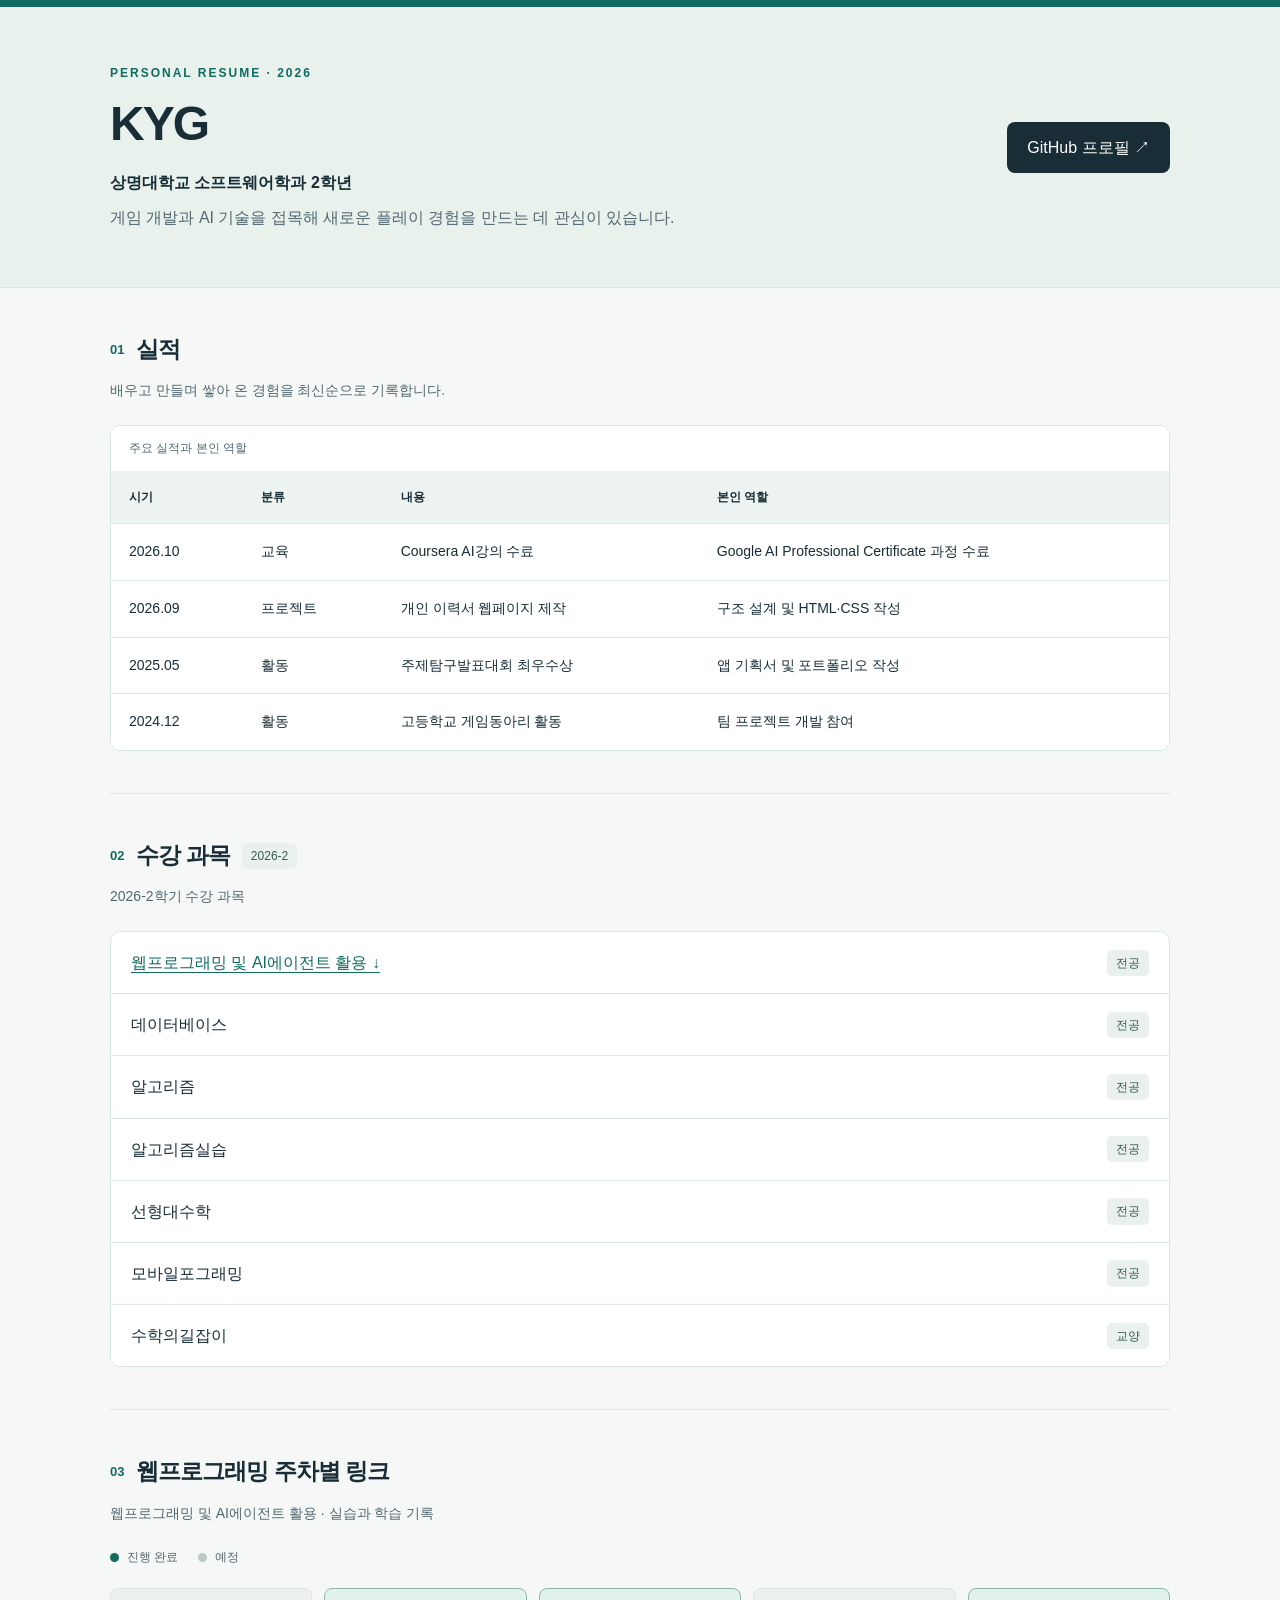
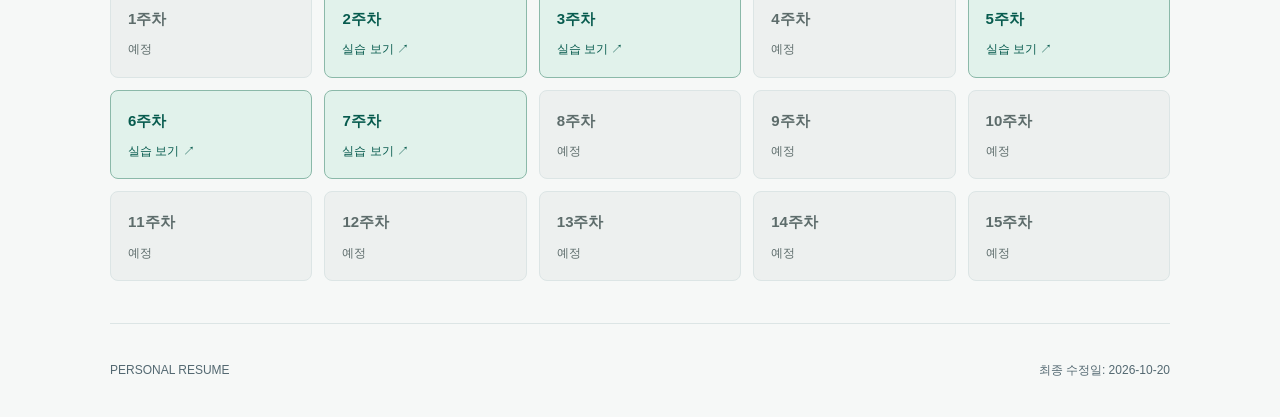
<file: resume/index.html>
<!DOCTYPE html>
<html lang="ko">
<head>
  <meta charset="UTF-8">
  <meta name="viewport" content="width=device-width, initial-scale=1.0">
  <meta name="description" content="관심 분야, 실적, 수강 과목과 웹프로그래밍 학습 기록을 정리한 개인 이력서">
  <title>KYG | 개인 이력서</title>
  <link rel="stylesheet" href="style.css">
</head>
<body>
  <a class="skip-link" href="#main">본문 바로가기</a>
  <header class="page-header">
    <div class="container header-layout">
      <div>
        <p class="eyebrow">PERSONAL RESUME · 2026</p>
        <h1>KYG</h1>
        <p class="affiliation">상명대학교 소프트웨어학과 2학년</p>
        <p class="intro">게임 개발과 AI 기술을 접목해 새로운 플레이 경험을 만드는 데 관심이 있습니다.</p>
      </div>
      <a class="github-link" href="https://github.com/kyg1218">GitHub 프로필 <span aria-hidden="true">↗</span></a>
    </div>
  </header>

  <main id="main" class="container">
    <section aria-labelledby="achievements-title">
      <div class="section-heading"><span class="section-number">01</span><h2 id="achievements-title">실적</h2></div>
      <p class="section-description">배우고 만들며 쌓아 온 경험을 최신순으로 기록합니다.</p>
      <div class="table-scroll" role="region" aria-label="실적 표: 작은 화면에서는 가로로 스크롤할 수 있습니다" tabindex="0">
        <table>
          <caption>주요 실적과 본인 역할</caption>
          <thead><tr><th scope="col">시기</th><th scope="col">분류</th><th scope="col">내용</th><th scope="col">본인 역할</th></tr></thead>
          <tbody>
            <tr><td><time datetime="2026-10">2026.10</time></td><td>교육</td><td>Coursera AI강의 수료</td><td>Google AI Professional Certificate 과정 수료</td></tr>
            <tr><td><time datetime="2026-09">2026.09</time></td><td>프로젝트</td><td>개인 이력서 웹페이지 제작</td><td>구조 설계 및 HTML·CSS 작성</td></tr>
            <tr><td><time datetime="2025-05">2025.05</time></td><td>활동</td><td>주제탐구발표대회 최우수상</td><td>앱 기획서 및 포트폴리오 작성</td></tr>
            <tr><td><time datetime="2024-12">2024.12</time></td><td>활동</td><td>고등학교 게임동아리 활동</td><td>팀 프로젝트 개발 참여</td></tr>
          </tbody>
        </table>
      </div>
    </section>

    <section aria-labelledby="courses-title">
      <div class="section-heading"><span class="section-number">02</span><h2 id="courses-title">수강 과목</h2><span class="semester">2026-2</span></div>
      <p class="section-description">2026-2학기 수강 과목</p>
      <ul class="course-list">
        <li><a href="#weekly">웹프로그래밍 및 AI에이전트 활용 <span aria-hidden="true">↓</span></a><span class="badge">전공</span></li>
        <li><span>데이터베이스</span><span class="badge">전공</span></li>
        <li><span>알고리즘</span><span class="badge">전공</span></li>
        <li><span>알고리즘실습</span><span class="badge">전공</span></li>
        <li><span>선형대수학</span><span class="badge">전공</span></li>
        <li><span>모바일포그래밍</span><span class="badge">전공</span></li>
        <li><span>수학의길잡이</span><span class="badge">교양</span></li>
      </ul>
    </section>

    <section id="weekly" aria-labelledby="weekly-title">
      <div class="section-heading"><span class="section-number">03</span><h2 id="weekly-title">웹프로그래밍 주차별 링크</h2></div>
      <p class="section-description">웹프로그래밍 및 AI에이전트 활용 · 실습과 학습 기록</p>
      <p class="legend"><span class="done-dot" aria-hidden="true"></span> 진행 완료 <span class="planned-dot" aria-hidden="true"></span> 예정</p>
      <!-- 진행한 주차는 아래 예처럼 실제 실습 URL을 넣은 링크로 바꾸세요.
      <li><a class="week completed" href="실제-실습-경로"><strong>1주차</strong><span>실습 보기 ↗</span></a></li>
      링크 없는 예정 주차를 완료 상태로 바꾸지 마세요. -->
      <ol class="week-grid">
        <li><div class="week planned"><strong>1주차</strong><span>예정</span></div></li>
        <li><div class="week completed" href="WebProgramming\doc01.html"><strong>2주차</strong><span>실습 보기 ↗</span></div></li>
        <li><div class="week completed" href="WebProgramming\doc03.html"><strong>3주차</strong><span>실습 보기 ↗</span></div></li>
        <li><div class="week planned"><strong>4주차</strong><span>예정</span></div></li>
        <li><div class="week completed" href="WebProgramming\doc04.html"><strong>5주차</strong><span>실습 보기 ↗</span></div></li>
        <li><div class="week completed" href="WebProgramming\doc05.html"><strong>6주차</strong><span>실습 보기 ↗</span></div></li>
        <li><div class="week completed" href="WebProgramming\doc06.html"><strong>7주차</strong><span>실습 보기 ↗</span></div></li>
        <li><div class="week planned"><strong>8주차</strong><span>예정</span></div></li>
        <li><div class="week planned"><strong>9주차</strong><span>예정</span></div></li>
        <li><div class="week planned"><strong>10주차</strong><span>예정</span></div></li>
        <li><div class="week planned"><strong>11주차</strong><span>예정</span></div></li>
        <li><div class="week planned"><strong>12주차</strong><span>예정</span></div></li>
        <li><div class="week planned"><strong>13주차</strong><span>예정</span></div></li>
        <li><div class="week planned"><strong>14주차</strong><span>예정</span></div></li>
        <li><div class="week planned"><strong>15주차</strong><span>예정</span></div></li>
      </ol>
    </section>
  </main>
  <footer class="container page-footer">
    <p>PERSONAL RESUME</p>
    <p>최종 수정일: <time datetime="2026-10-20">2026-10-20</time></p>
  </footer>
</body>
</html>
</file>
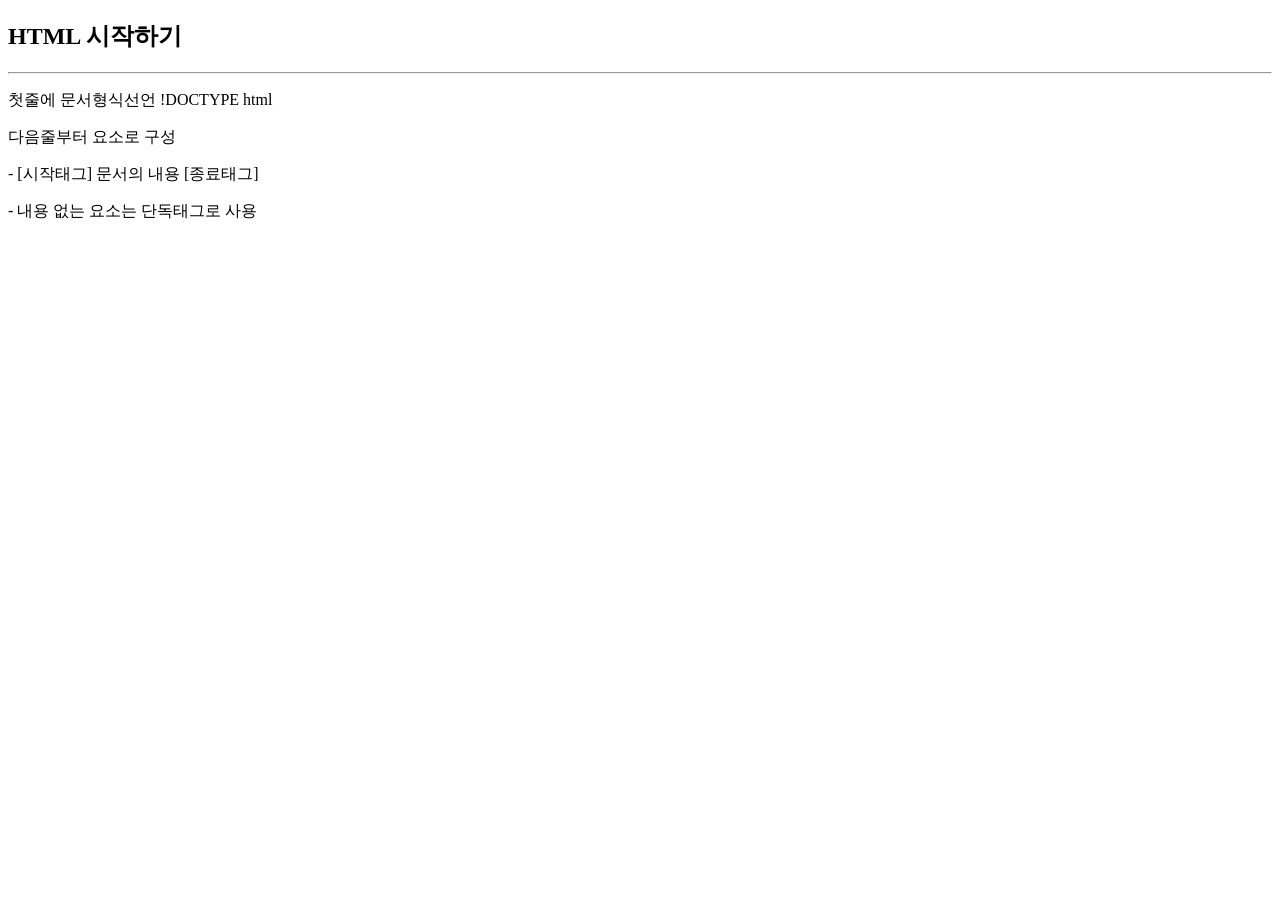
<file: doc01.html>
<!DOCTYPE html>
<html>
    <head>
        <title>HTML 요소</title>
        <meta charset="UTF-8">
    </head>
    <body>
        <h2>HTML 시작하기</h2><hr>
        <p>첫줄에 문서형식선언 !DOCTYPE html</p>
        <p>다음줄부터 요소로 구성</p>
        <p>- [시작태그] 문서의 내용 [종료태그]</p>
        <p>- 내용 없는 요소는 단독태그로 사용</p>
    </body>
</html>
</file>
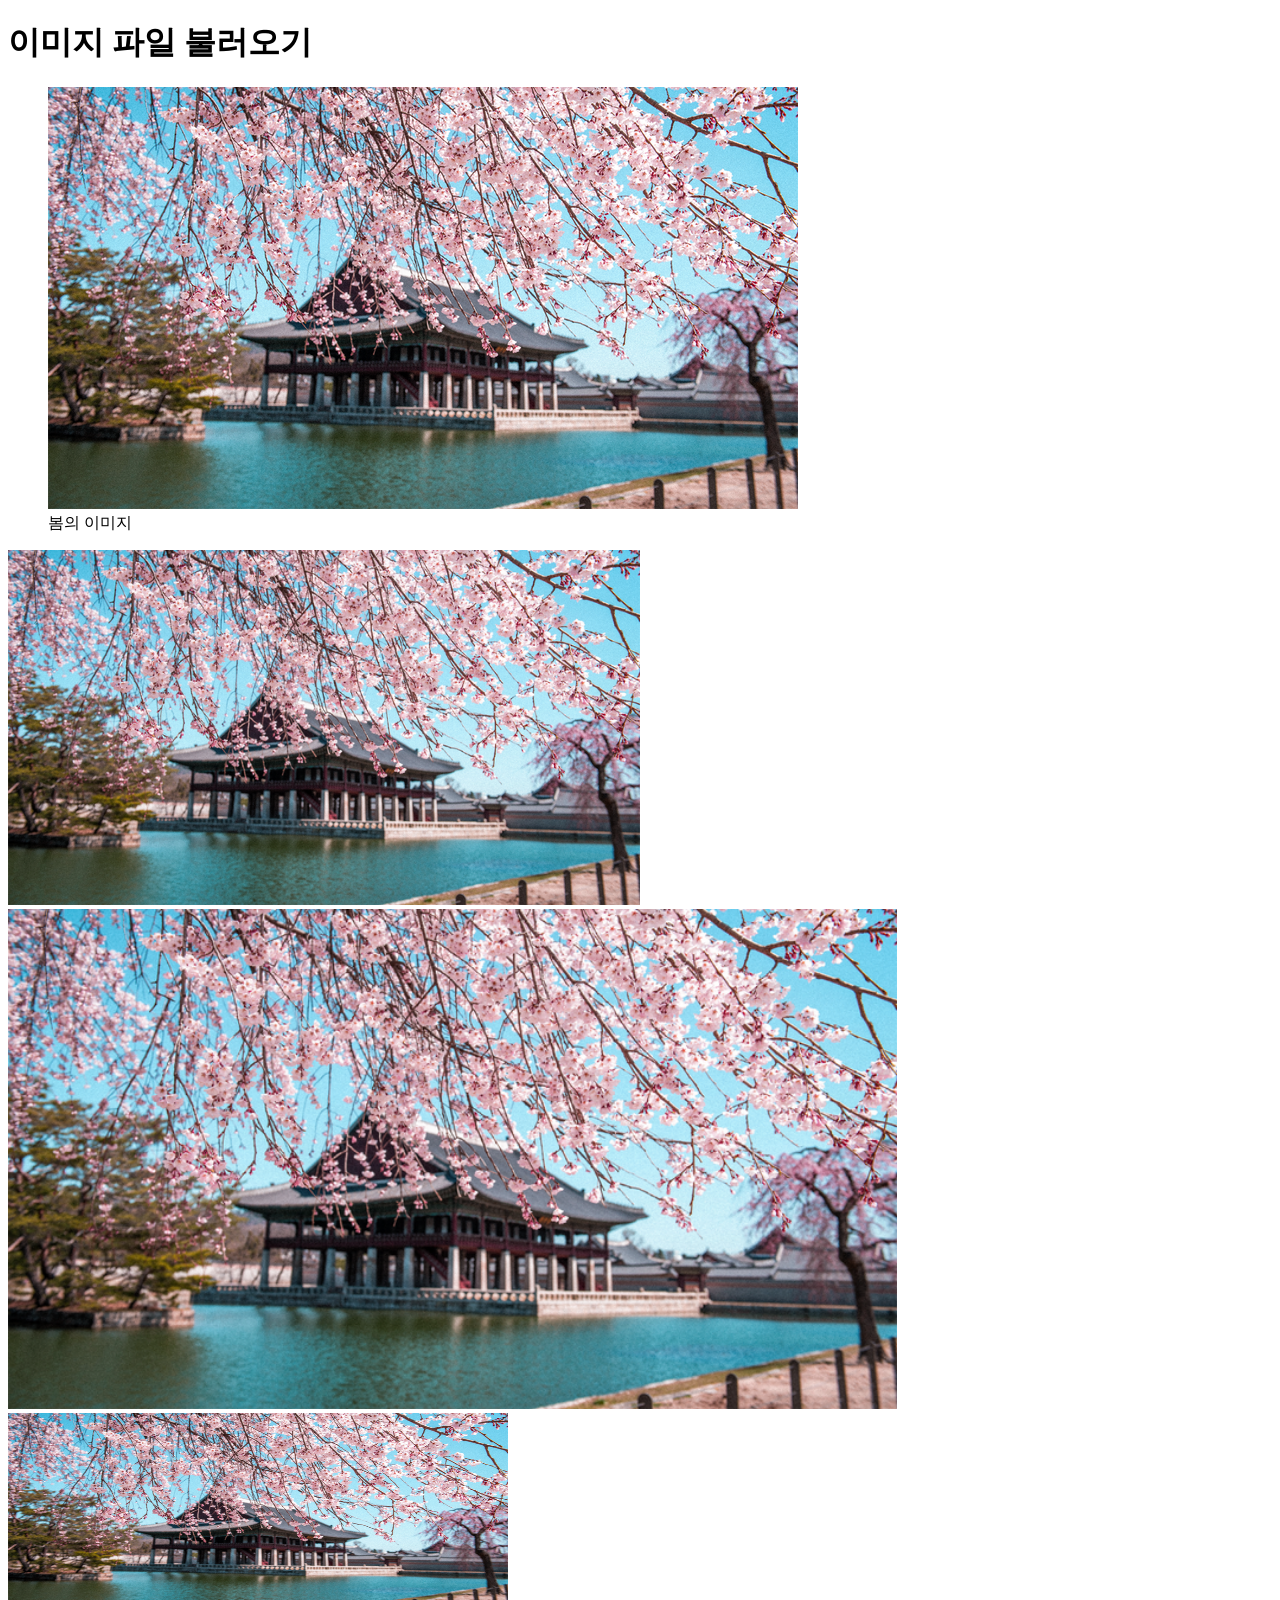
<file: doc03.html>
<!DOCTYPE html>
<html>
    <head>
        <title>3주차 수업</title>
    </head>
    <body>
        <h1>이미지 파일 불러오기</h1>
        <figure>
            <img src="test.png" alt="사진이 있어야 했는데...">
            <figcaption>봄의 이미지</figcaption>
        </figure>
        <img src="test.png" width="50%">
        <img src="test.png" height="500px">
        <img src="test.png" width="500px" height="200px">
    </body>
</html>
</file>
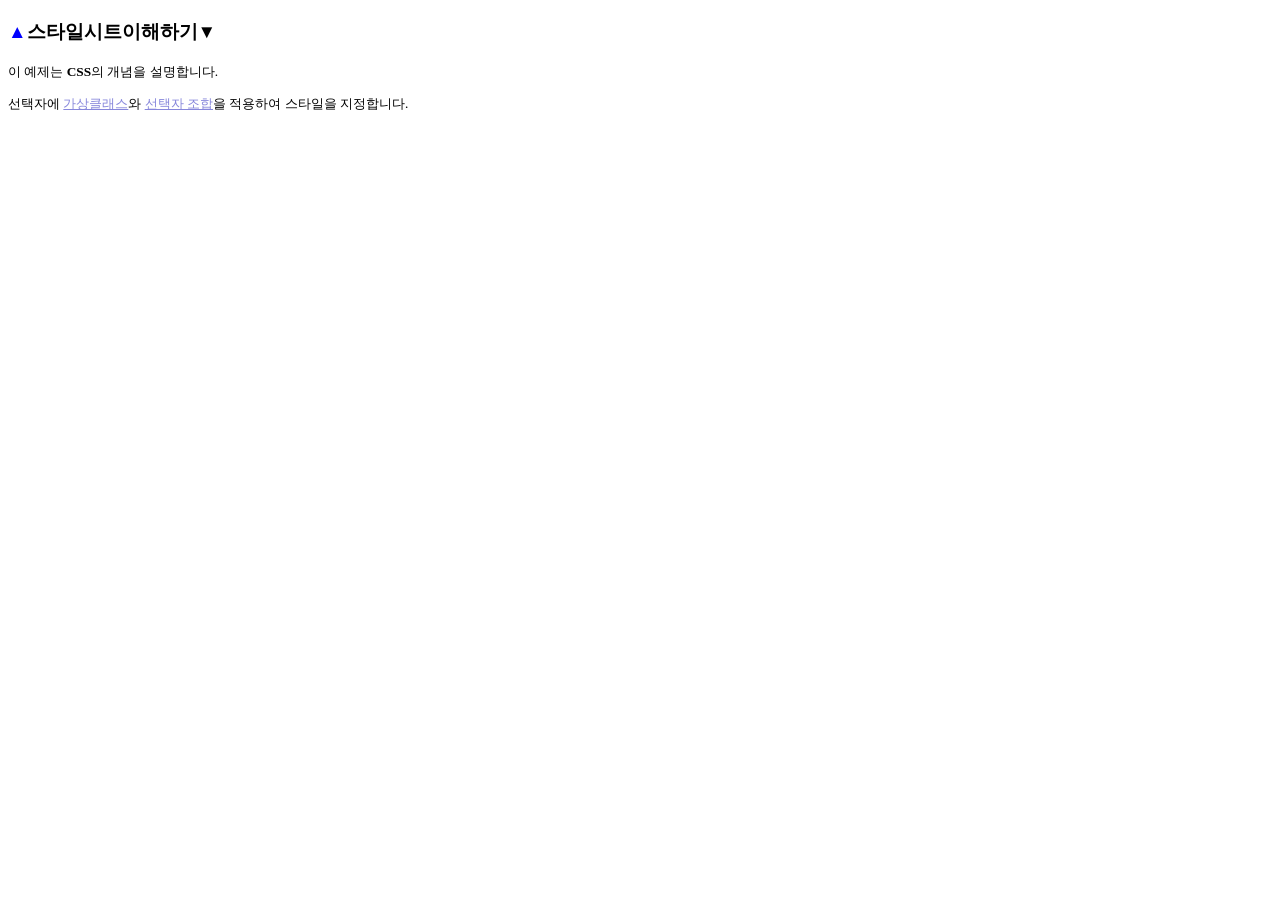
<file: doc05.html>
<!DOCTYPE html>
<html>
    <head>
        <meta charset="UTF-8">
        <style type="text/css">
            p{font-size: 10pt;}
            a:link {color: rgb(135, 135, 219);}
            h3:before {content: "▲"; color:blue}
            h3:after {content: "▼"; font: size 10pt}
        </style>
    </head>
    <body>
        <h3><strong>스타일시트</strong>이해하기</h3>
        <p>이 예제는 <strong>CSS</strong>의 개념을 설명합니다.</p>
        <p>선택자에 <a href="http://www.w3c.org">가상클래스</a>와 <a href="http://mm.smac.kr">선택자 조합</a>을 적용하여 스타일을 지정합니다.</p>
    </body>
</html>
</file>
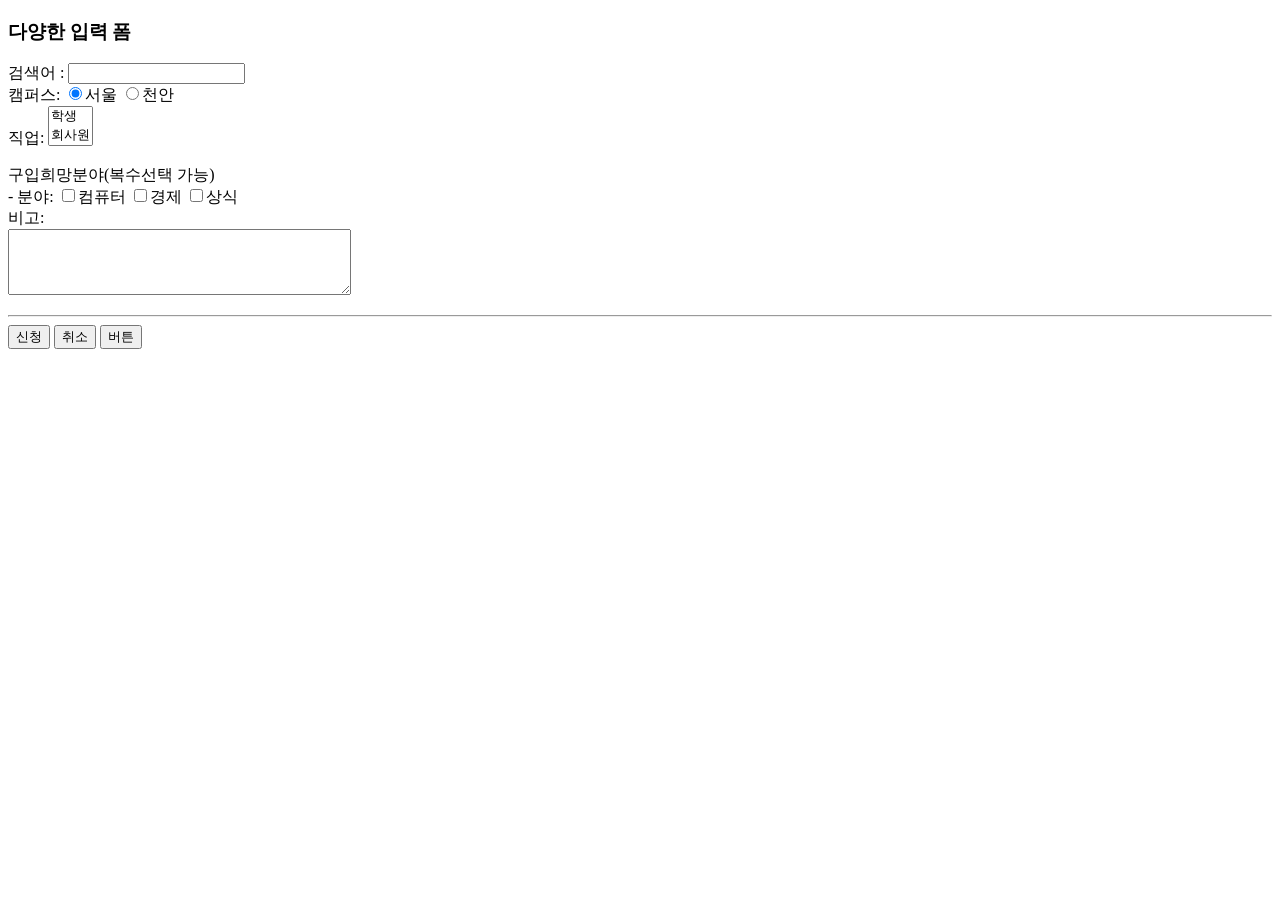
<file: doc06.html>
<!DOCTYPE html>
<html>
    <head>
        <meta charset="UTF-8">
    </head>
    <body>
        <h3>다양한 입력 폼</h3>
        <form method="get" action="https://lib.smu.ac.kr/search">
        검색어 : <input type="text" name="q"/> <br>
        캠퍼스: <input type="radio" name="campuscode" value="00" checked/>서울
              <input type="radio" name="campuscode" value="01"/>천안<br>
        직업: <select name="job"  size="2">
              <option>학생</option> <option>회사원</option>
              <option>공무원</option> <option>기타</option>
            </select>
        <p> 구입희망분야(복수선택 가능)<br>
        - 분야: <input type="checkbox" name="books" value="computer"/>컴퓨터
                <input type="checkbox" name="books" value="economy"/>경제
                <input type="checkbox" name="books" value="common"/>상식<br>
        비고: <br>
              <textarea name="comments" rows="4" cols="40"/></textarea>
        </p> <hr>
            <input type="submit" value="신청"/>
            <input type="reset" value="취소"/>
            <input type="button" value="버튼" onClick="alert('버튼 클릭')"/>
        </form>
    </body>
</html>
</file>
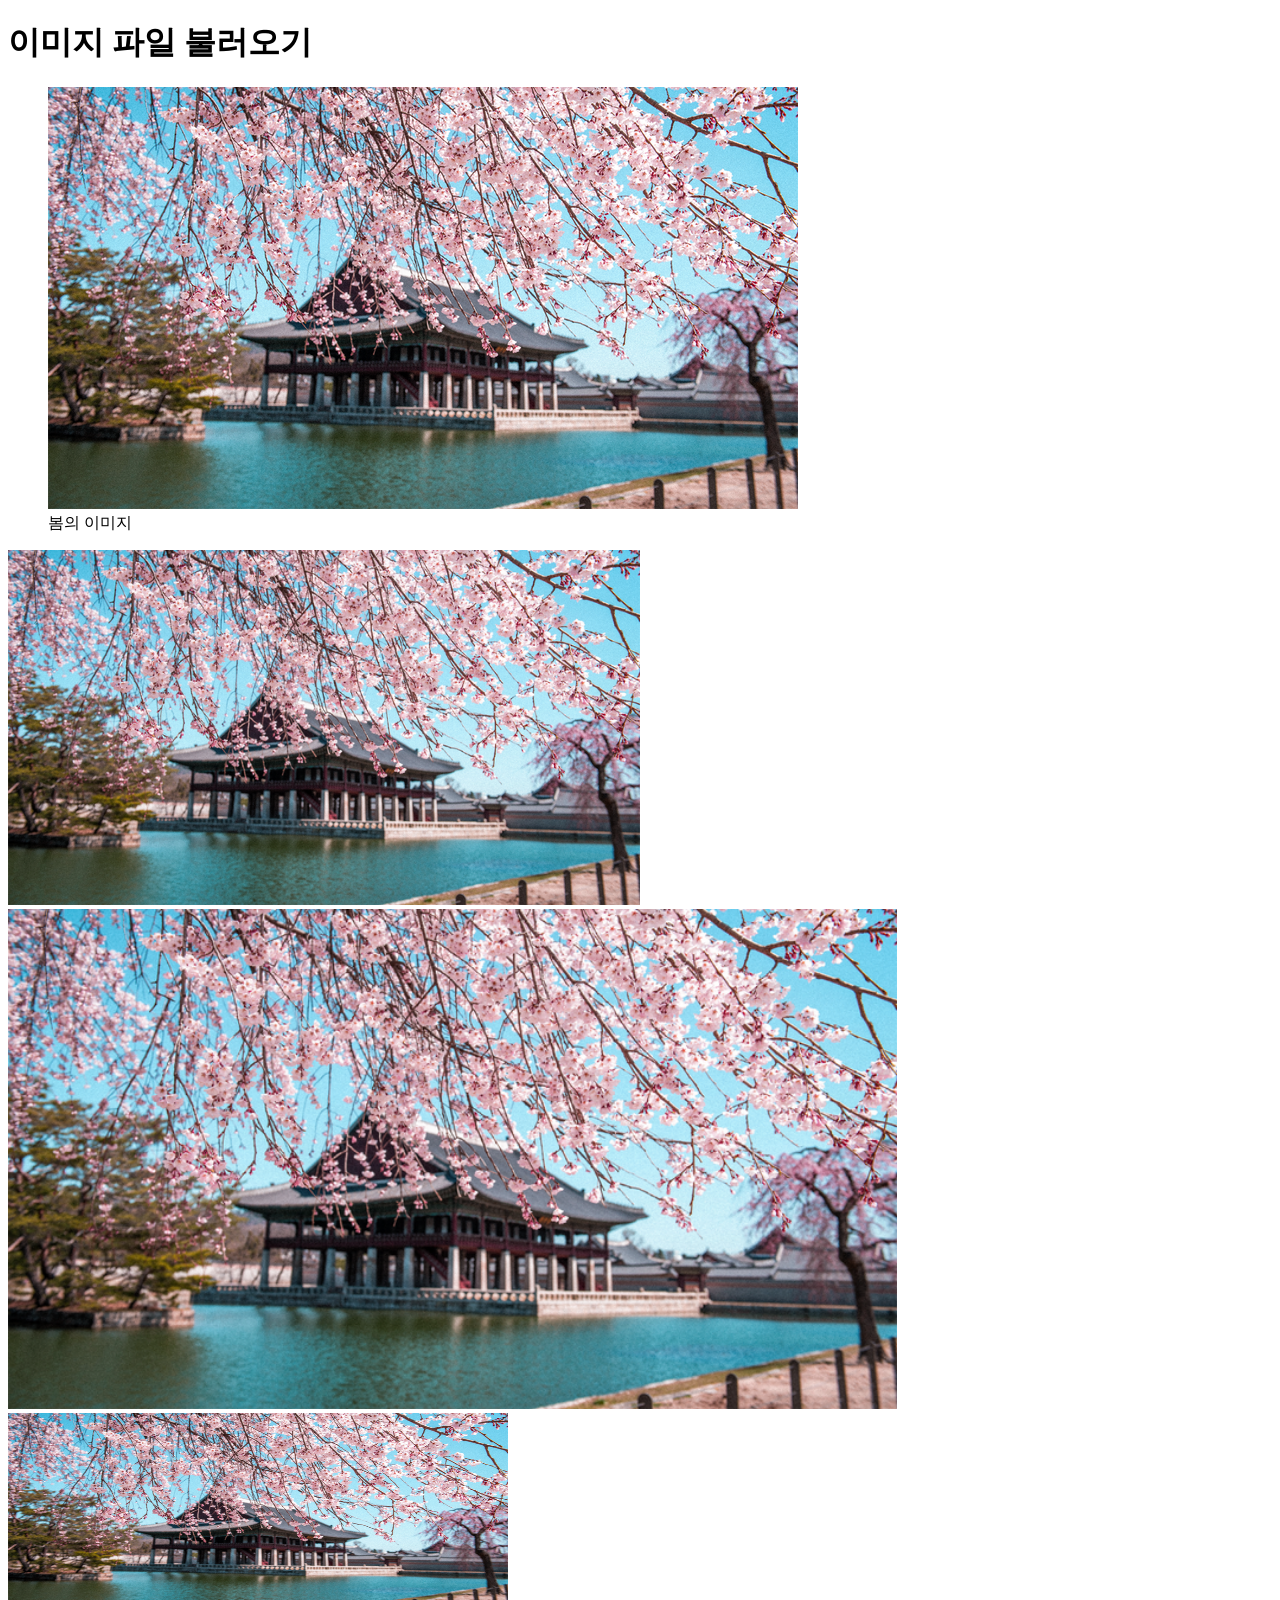
<file: week_03.html>
<!DOCTYPE html>
<html>
    <head>
        <title>3주차 수업</title>
    </head>
    <body>
        <h1>이미지 파일 불러오기</h1>
        <figure>
            <img src="spring.png" alt="사진이 있어야 했는데...">
            <figcaption>봄의 이미지</figcaption>
        </figure>
        <img src="spring.png" width="50%">
        <img src="spring.png" height="500px">
        <img src="spring.png" width="500px" height="200px">
    </body>
</html>
</file>
<file: resume/style.css>
:root { color-scheme: light; --ink: #182d36; --muted: #536871; --accent: #116b61; --line: #dce5e5; --paper: #ffffff; }
* { box-sizing: border-box; }
html { scroll-behavior: smooth; }
body { margin: 0; background: #f6f8f7; color: var(--ink); font-family: "Malgun Gothic", "Apple SD Gothic Neo", sans-serif; line-height: 1.7; }
a { color: var(--accent); text-underline-offset: 4px; }
a:hover { text-decoration-thickness: 2px; }
a:focus-visible, [tabindex]:focus-visible { outline: 3px solid #bf6b23; outline-offset: 5px; }
.container { width: min(1060px, calc(100% - 48px)); margin-inline: auto; }
.page-header { background: #e9f1ed; border-top: 7px solid var(--accent); border-bottom: 1px solid var(--line); padding: 56px 0; }
.header-layout { display: flex; align-items: center; justify-content: space-between; gap: 32px; }
.eyebrow { color: var(--accent); font-size: 12px; font-weight: bold; letter-spacing: 2px; margin: 0 0 12px; }
h1 { font-size: clamp(32px, 5vw, 48px); line-height: 1.2; letter-spacing: -2px; margin: 0 0 16px; }
.affiliation { font-size: 16px; font-weight: bold; margin: 0 0 8px; }
.intro { color: var(--muted); margin: 0; }
.github-link { background: var(--ink); color: white; padding: 12px 20px; border-radius: 8px; text-decoration: none; white-space: nowrap; }
.template-notice { border-left: 3px solid #b58039; background: #fff7e9; padding: 12px 16px; font-size: 13px; margin: 28px 0 0; }
section { padding: 42px 0; border-bottom: 1px solid var(--line); scroll-margin-top: 24px; }
.section-heading { display: flex; align-items: center; gap: 12px; flex-wrap: wrap; }
.section-number { font-size: 13px; color: var(--accent); font-weight: bold; }
h2 { font-size: 23px; letter-spacing: -1px; margin: 0; }
.section-description { color: var(--muted); font-size: 14px; margin: 10px 0 22px; }
.table-scroll { overflow-x: auto; background: var(--paper); border: 1px solid var(--line); border-radius: 10px; }
table { border-collapse: collapse; width: 100%; min-width: 660px; text-align: left; font-size: 14px; }
caption { text-align: left; padding: 12px 18px; color: var(--muted); font-size: 12px; }
th { background: #edf3f0; font-size: 12px; }
th, td { padding: 16px 18px; border-bottom: 1px solid var(--line); }
tbody tr:last-child td { border-bottom: 0; }
td:first-child { white-space: nowrap; font-variant-numeric: tabular-nums; }
.semester, .badge { background: #e9f0ed; color: #345d50; font-size: 12px; border-radius: 5px; padding: 3px 9px; }
.course-list { list-style: none; margin: 0; padding: 0; background: var(--paper); border: 1px solid var(--line); border-radius: 10px; }
.course-list li { padding: 17px 20px; display: flex; justify-content: space-between; gap: 16px; align-items: center; border-bottom: 1px solid var(--line); }
.course-list li:last-child { border-bottom: 0; }
.badge { flex-shrink: 0; }
.legend { display: flex; align-items: center; gap: 8px; color: var(--muted); font-size: 12px; }
.done-dot, .planned-dot { width: 9px; height: 9px; display: inline-block; border-radius: 50%; background: var(--accent); }
.planned-dot { background: #bcc8c7; margin-left: 12px; }
.week-grid { display: grid; grid-template-columns: repeat(5, 1fr); list-style: none; margin: 20px 0 0; padding: 0; gap: 12px; }
.week { display: flex; flex-direction: column; gap: 8px; border: 1px solid var(--line); border-radius: 8px; padding: 17px; text-decoration: none; }
.week strong { font-size: 15px; }
.week span { font-size: 12px; }
.planned { background: #edf0ef; color: #5d6c6b; }
.completed { background: #e1f2eb; color: #075b4e; border-color: #8bb9a9; }
.completed:hover { background: #cee8dc; }
.page-footer { display: flex; justify-content: space-between; gap: 16px; color: var(--muted); font-size: 12px; padding-block: 24px; }
.skip-link { position: absolute; top: -100px; left: 20px; background: white; padding: 10px; z-index: 1; }
.skip-link:focus { top: 12px; }
@media (max-width: 700px) {
  .container { width: calc(100% - 32px); }
  .page-header { padding: 36px 0; }
  .header-layout { flex-direction: column; align-items: flex-start; gap: 22px; }
  section { padding: 32px 0; }
  .week-grid { grid-template-columns: repeat(3, 1fr); }
  .course-list li { align-items: flex-start; flex-direction: column; gap: 8px; }
  .page-footer { flex-direction: column; gap: 0; }
}
@media (max-width: 380px) { .week-grid { grid-template-columns: repeat(2, 1fr); } }
@media (prefers-reduced-motion: reduce) { html { scroll-behavior: auto; } }
</file>
